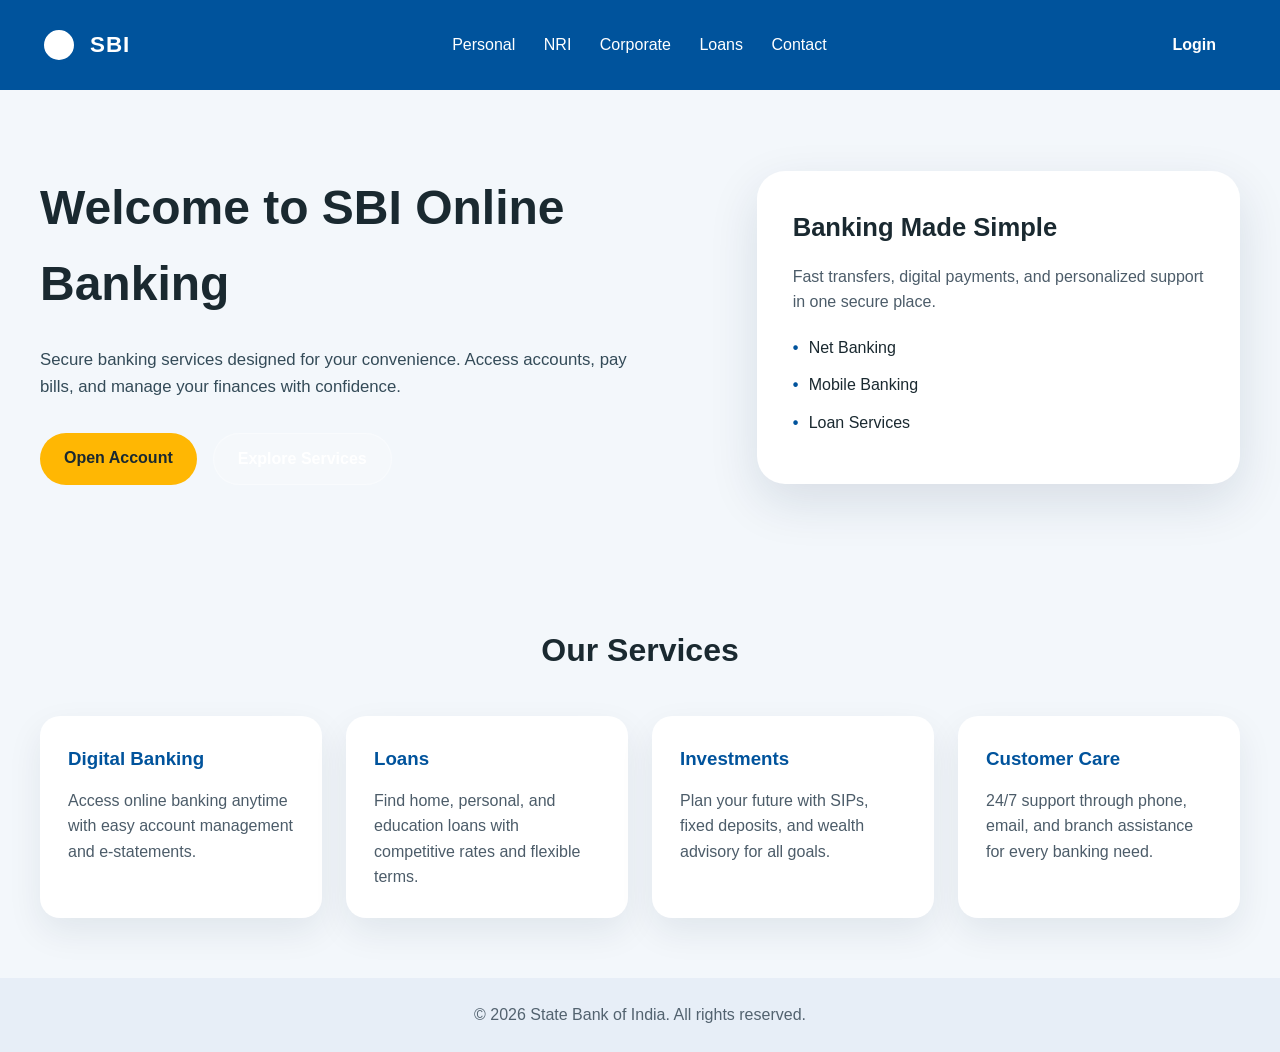
<file: templates/index.html>
<!DOCTYPE html>
<html lang="en">
<head>
    <meta charset="UTF-8" />
    <meta name="viewport" content="width=device-width, initial-scale=1.0" />
    <title>SBI Bank - Home</title>
    <link rel="stylesheet" href="/static/style.css" />
</head>
<body>
    <header class="navbar">
        <div class="logo">
            <div class="circle"></div>
            <span>SBI</span>
        </div>
        <nav class="nav-links">
            <a href="#">Personal</a>
            <a href="#">NRI</a>
            <a href="#">Corporate</a>
            <a href="#">Loans</a>
            <a href="#">Contact</a>
        </nav>
        <a class="button login-btn" href="#">Login</a>
    </header>

    <main>
        <section class="hero">
            <div class="hero-content">
                <h1>Welcome to SBI Online Banking</h1>
                <p>Secure banking services designed for your convenience. Access accounts, pay bills, and manage your finances with confidence.</p>
                <div class="hero-actions">
                    <a class="button primary" href="#">Open Account</a>
                    <a class="button secondary" href="#">Explore Services</a>
                </div>
            </div>
            <div class="hero-image">
                <div class="card">
                    <h2>Banking Made Simple</h2>
                    <p>Fast transfers, digital payments, and personalized support in one secure place.</p>
                    <ul>
                        <li>Net Banking</li>
                        <li>Mobile Banking</li>
                        <li>Loan Services</li>
                    </ul>
                </div>
            </div>
        </section>

        <section class="features" id="features">
            <h2>Our Services</h2>
            <div class="feature-grid">
                <article>
                    <h3>Digital Banking</h3>
                    <p>Access online banking anytime with easy account management and e-statements.</p>
                </article>
                <article>
                    <h3>Loans</h3>
                    <p>Find home, personal, and education loans with competitive rates and flexible terms.</p>
                </article>
                <article>
                    <h3>Investments</h3>
                    <p>Plan your future with SIPs, fixed deposits, and wealth advisory for all goals.</p>
                </article>
                <article>
                    <h3>Customer Care</h3>
                    <p>24/7 support through phone, email, and branch assistance for every banking need.</p>
                </article>
            </div>
        </section>
    </main>

    <footer>
        <p>© 2026 State Bank of India. All rights reserved.</p>
    </footer>

    <script src="/static/script.js"></script>
</body>
</html>
</file>
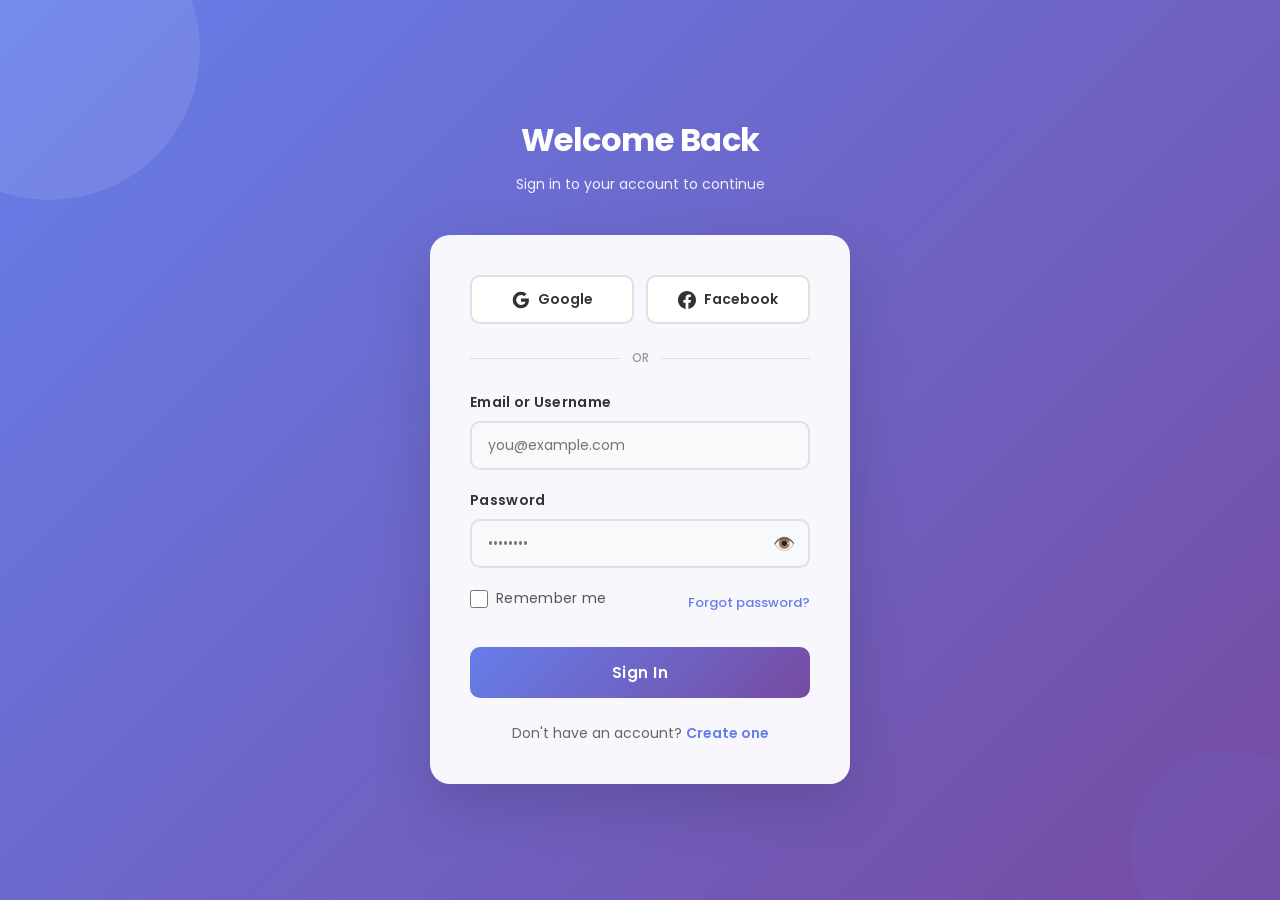
<file: gauri.html>
<!DOCTYPE html>
<html lang="en">
<head>
    <meta charset="UTF-8">
    <meta name="viewport" content="width=device-width, initial-scale=1.0">
    <title>Modern Login - Your App</title>
    <link href="https://fonts.googleapis.com/css2?family=Poppins:wght@300;400;500;600;700&display=swap" rel="stylesheet">
    
    <style>
        * {
            margin: 0;
            padding: 0;
            box-sizing: border-box;
        }

        body {
            font-family: 'Poppins', sans-serif;
            background: linear-gradient(135deg, #667eea 0%, #764ba2 100%);
            min-height: 100vh;
            display: flex;
            justify-content: center;
            align-items: center;
            padding: 20px;
            position: relative;
        }

        /* Animated background elements */
        .background-shapes {
            position: fixed;
            top: 0;
            left: 0;
            width: 100%;
            height: 100%;
            z-index: 0;
            pointer-events: none;
            overflow: hidden;
        }

        .shape {
            position: absolute;
            border-radius: 50%;
            opacity: 0.1;
            animation: float 15s ease-in-out infinite;
        }

        .shape:nth-child(1) {
            width: 300px;
            height: 300px;
            background: #ffffff;
            top: -100px;
            left: -100px;
            animation-delay: 0s;
        }

        .shape:nth-child(2) {
            width: 200px;
            height: 200px;
            background: #667eea;
            bottom: -50px;
            right: -50px;
            animation-delay: 2s;
        }

        @keyframes float {
            0%, 100% {
                transform: translateY(0px);
            }
            50% {
                transform: translateY(30px);
            }
        }

        /* Main container */
        .container {
            position: relative;
            z-index: 1;
            width: 100%;
            max-width: 420px;
        }

        /* Header */
        .login-header {
            text-align: center;
            margin-bottom: 40px;
            color: white;
        }

        .login-header h1 {
            font-size: 32px;
            font-weight: 700;
            margin-bottom: 10px;
            letter-spacing: -0.5px;
        }

        .login-header p {
            font-size: 14px;
            opacity: 0.9;
            font-weight: 400;
        }

        /* Login card */
        .login-card {
            background: rgba(255, 255, 255, 0.95);
            backdrop-filter: blur(10px);
            border-radius: 20px;
            padding: 40px;
            box-shadow: 0 20px 60px rgba(0, 0, 0, 0.15);
            animation: slideUp 0.6s ease-out;
        }

        @keyframes slideUp {
            from {
                opacity: 0;
                transform: translateY(30px);
            }
            to {
                opacity: 1;
                transform: translateY(0);
            }
        }

        /* Form group */
        .form-group {
            margin-bottom: 20px;
        }

        label {
            display: block;
            font-size: 14px;
            font-weight: 600;
            color: #333;
            margin-bottom: 8px;
            letter-spacing: 0.3px;
        }

        /* Input fields */
        .input-wrapper {
            position: relative;
        }

        input[type="email"],
        input[type="text"],
        input[type="password"] {
            width: 100%;
            padding: 12px 16px;
            border: 2px solid #e0e0e0;
            border-radius: 10px;
            font-size: 14px;
            font-family: 'Poppins', sans-serif;
            transition: all 0.3s ease;
            background: #f8f9fa;
        }

        input[type="email"]:focus,
        input[type="text"]:focus,
        input[type="password"]:focus {
            outline: none;
            border-color: #667eea;
            background: white;
            box-shadow: 0 0 0 3px rgba(102, 126, 234, 0.1);
        }

        /* Password toggle button */
        .password-toggle {
            position: absolute;
            right: 14px;
            top: 50%;
            transform: translateY(-50%);
            background: none;
            border: none;
            cursor: pointer;
            color: #999;
            font-size: 18px;
            transition: color 0.3s ease;
            padding: 0;
            width: 24px;
            height: 24px;
            display: flex;
            align-items: center;
            justify-content: center;
        }

        .password-toggle:hover {
            color: #667eea;
        }

        /* Error message */
        .error-message {
            color: #e74c3c;
            font-size: 12px;
            margin-top: 5px;
            display: none;
            animation: shake 0.3s ease;
        }

        .error-message.show {
            display: block;
        }

        input.error {
            border-color: #e74c3c !important;
        }

        @keyframes shake {
            0%, 100% {
                transform: translateX(0);
            }
            25% {
                transform: translateX(-5px);
            }
            75% {
                transform: translateX(5px);
            }
        }

        /* Remember me & Forgot password row */
        .form-row {
            display: flex;
            justify-content: space-between;
            align-items: center;
            margin: 20px 0 30px 0;
            font-size: 13px;
        }

        /* Checkbox styling */
        .checkbox-wrapper {
            display: flex;
            align-items: center;
            gap: 8px;
            cursor: pointer;
        }

        input[type="checkbox"] {
            width: 18px;
            height: 18px;
            cursor: pointer;
            accent-color: #667eea;
        }

        .checkbox-label {
            margin: 0;
            font-weight: 400;
            color: #555;
            cursor: pointer;
        }

        /* Links */
        a {
            color: #667eea;
            text-decoration: none;
            font-weight: 500;
            transition: color 0.3s ease;
        }

        a:hover {
            color: #764ba2;
            text-decoration: underline;
        }

        /* Login button */
        .login-btn {
            width: 100%;
            padding: 14px;
            border: none;
            border-radius: 10px;
            font-size: 15px;
            font-weight: 600;
            font-family: 'Poppins', sans-serif;
            background: linear-gradient(135deg, #667eea 0%, #764ba2 100%);
            color: white;
            cursor: pointer;
            transition: all 0.3s ease;
            position: relative;
            overflow: hidden;
            letter-spacing: 0.5px;
        }

        .login-btn:hover:not(:disabled) {
            transform: translateY(-2px);
            box-shadow: 0 10px 25px rgba(102, 126, 234, 0.4);
        }

        .login-btn:active:not(:disabled) {
            transform: translateY(0);
        }

        .login-btn:disabled {
            opacity: 0.7;
            cursor: not-allowed;
        }

        /* Loading spinner */
        .spinner {
            width: 16px;
            height: 16px;
            border: 2px solid rgba(255, 255, 255, 0.3);
            border-top: 2px solid white;
            border-radius: 50%;
            animation: spin 0.8s linear infinite;
            display: none;
            margin-right: 8px;
        }

        .login-btn.loading .spinner {
            display: inline-block;
        }

        .login-btn.loading .btn-text {
            opacity: 0;
            width: 0;
        }

        @keyframes spin {
            to {
                transform: rotate(360deg);
            }
        }

        /* Divider */
        .divider {
            display: flex;
            align-items: center;
            margin: 25px 0;
            color: #ccc;
        }

        .divider::before,
        .divider::after {
            content: '';
            flex: 1;
            height: 1px;
            background: #e0e0e0;
        }

        .divider-text {
            padding: 0 12px;
            font-size: 12px;
            color: #999;
            font-weight: 500;
        }

        /* Social login buttons */
        .social-login {
            display: grid;
            grid-template-columns: 1fr 1fr;
            gap: 12px;
            margin-bottom: 25px;
        }

        .social-btn {
            display: flex;
            align-items: center;
            justify-content: center;
            padding: 12px;
            border: 2px solid #e0e0e0;
            border-radius: 10px;
            background: white;
            cursor: pointer;
            font-size: 14px;
            font-weight: 600;
            font-family: 'Poppins', sans-serif;
            transition: all 0.3s ease;
            color: #333;
            gap: 8px;
        }

        .social-btn:hover {
            border-color: #667eea;
            background: #f8f9fa;
            transform: translateY(-2px);
        }

        .social-btn svg {
            width: 18px;
            height: 18px;
        }

        /* Sign up link */
        .signup-link {
            text-align: center;
            margin-top: 25px;
            font-size: 14px;
            color: #666;
        }

        .signup-link a {
            font-weight: 600;
        }

        /* Responsive */
        @media (max-width: 480px) {
            .login-card {
                padding: 30px 20px;
            }

            .login-header h1 {
                font-size: 26px;
            }

            input[type="email"],
            input[type="text"],
            input[type="password"] {
                padding: 11px 14px;
                font-size: 16px;
            }

            .form-row {
                flex-direction: column;
                align-items: flex-start;
                gap: 12px;
            }

            .social-login {
                grid-template-columns: 1fr;
            }

            .shape:nth-child(1) {
                width: 150px;
                height: 150px;
            }

            .shape:nth-child(2) {
                width: 120px;
                height: 120px;
            }
        }

        /* Success state */
        .success-message {
            display: none;
            background: #d4edda;
            border: 1px solid #c3e6cb;
            color: #155724;
            padding: 12px;
            border-radius: 8px;
            margin-bottom: 15px;
            font-size: 13px;
        }

        .success-message.show {
            display: block;
            animation: slideDown 0.3s ease;
        }

        @keyframes slideDown {
            from {
                opacity: 0;
                transform: translateY(-10px);
            }
            to {
                opacity: 1;
                transform: translateY(0);
            }
        }
    </style>
</head>
<body>
    <!-- Animated background -->
    <div class="background-shapes">
        <div class="shape"></div>
        <div class="shape"></div>
    </div>

    <!-- Main container -->
    <div class="container">
        <!-- Header -->
        <div class="login-header">
            <h1>Welcome Back</h1>
            <p>Sign in to your account to continue</p>
        </div>

        <!-- Login card -->
        <div class="login-card">
            <!-- Success message -->
            <div class="success-message" id="successMessage">
                ✓ Login successful! Redirecting...
            </div>

            <!-- Social login -->
            <div class="social-login">
                <button class="social-btn" onclick="handleSocialLogin('google')">
                    <svg viewBox="0 0 24 24" fill="currentColor">
                        <path d="M22.56 12.25c0-.78-.07-1.53-.2-2.25H12v4.26h5.92c-.26 1.37-1.04 2.53-2.21 3.31v2.77h3.57c2.08-1.92 3.28-4.74 3.28-8.09z"/>
                        <path d="M12 23c2.97 0 5.46-.98 7.28-2.66l-3.57-2.77c-.98.66-2.23 1.06-3.71 1.06-2.86 0-5.29-1.93-6.16-4.53H2.18v2.84C3.99 20.53 7.7 23 12 23z"/>
                        <path d="M5.84 14.09c-.22-.66-.35-1.36-.35-2.09s.13-1.43.35-2.09V7.07H2.18C1.43 8.55 1 10.22 1 12s.43 3.45 1.18 4.93l2.85-2.22.81-.62z"/>
                        <path d="M12 5.38c1.62 0 3.06.56 4.21 1.64l3.15-3.15C17.45 2.09 14.97 1 12 1 7.7 1 3.99 3.47 2.18 7.07l3.66 2.84c.87-2.6 3.3-4.53 6.16-4.53z"/>
                    </svg>
                    Google
                </button>
                <button class="social-btn" onclick="handleSocialLogin('facebook')">
                    <svg viewBox="0 0 24 24" fill="currentColor">
                        <path d="M24 12.073c0-6.627-5.373-12-12-12s-12 5.373-12 12c0 5.99 4.388 10.954 10.125 11.854v-8.385H7.078v-3.47h3.047V9.43c0-3.007 1.792-4.669 4.533-4.669 1.312 0 2.686.235 2.686.235v2.953H15.83c-1.491 0-1.956.925-1.956 1.874v2.25h3.328l-.532 3.47h-2.796v8.385C19.612 23.027 24 18.062 24 12.073z"/>
                    </svg>
                    Facebook
                </button>
            </div>

            <div class="divider">
                <div class="divider-text">OR</div>
            </div>

            <!-- Login form -->
            <form id="loginForm" onsubmit="handleLogin(event)">
                <!-- Email field -->
                <div class="form-group">
                    <label for="email">Email or Username</label>
                    <input type="email" id="email" placeholder="you@example.com" required>
                    <div class="error-message" id="emailError"></div>
                </div>

                <!-- Password field -->
                <div class="form-group">
                    <label for="password">Password</label>
                    <div class="input-wrapper">
                        <input type="password" id="password" placeholder="••••••••" required>
                        <button type="button" class="password-toggle" onclick="togglePassword()">
                            <span id="toggleIcon">👁️</span>
                        </button>
                    </div>
                    <div class="error-message" id="passwordError"></div>
                </div>

                <!-- Remember me & Forgot password -->
                <div class="form-row">
                    <label class="checkbox-wrapper">
                        <input type="checkbox" id="rememberMe">
                        <span class="checkbox-label">Remember me</span>
                    </label>
                    <a href="#" onclick="handleForgotPassword(event)">Forgot password?</a>
                </div>

                <!-- Login button -->
                <button type="submit" class="login-btn" id="loginBtn">
                    <span class="spinner"></span>
                    <span class="btn-text">Sign In</span>
                </button>
            </form>

            <!-- Sign up link -->
            <div class="signup-link">
                Don't have an account? <a href="#" onclick="handleSignUp(event)">Create one</a>
            </div>
        </div>
    </div>

    <script>
        // ============================================
        // Password visibility toggle
        // ============================================
        function togglePassword() {
            const passwordInput = document.getElementById('password');
            const toggleIcon = document.getElementById('toggleIcon');

            if (passwordInput.type === 'password') {
                passwordInput.type = 'text';
                toggleIcon.textContent = '👁️‍🗨️';
            } else {
                passwordInput.type = 'password';
                toggleIcon.textContent = '👁️';
            }
        }

        // ============================================
        // Form validation
        // ============================================
        function validateEmail(email) {
            const emailRegex = /^[^\s@]+@[^\s@]+\.[^\s@]+$|^[a-zA-Z0-9_]{3,}$/;
            return emailRegex.test(email);
        }

        function validatePassword(password) {
            return password.length >= 6;
        }

        function clearError(fieldId) {
            const input = document.getElementById(fieldId);
            const errorElement = document.getElementById(fieldId + 'Error');

            input.classList.remove('error');
            errorElement.classList.remove('show');
            errorElement.textContent = '';
        }

        function showError(fieldId, message) {
            const input = document.getElementById(fieldId);
            const errorElement = document.getElementById(fieldId + 'Error');

            input.classList.add('error');
            errorElement.classList.add('show');
            errorElement.textContent = message;
        }

        // ============================================
        // Main login handler
        // ============================================
        function handleLogin(event) {
            event.preventDefault();

            const email = document.getElementById('email').value.trim();
            const password = document.getElementById('password').value;
            const loginBtn = document.getElementById('loginBtn');
            let isValid = true;

            // Clear previous errors
            clearError('email');
            clearError('password');

            // Validate email
            if (!email) {
                showError('email', 'Email or username is required');
                isValid = false;
            } else if (!validateEmail(email)) {
                showError('email', 'Please enter a valid email or username');
                isValid = false;
            }

            // Validate password
            if (!password) {
                showError('password', 'Password is required');
                isValid = false;
            } else if (!validatePassword(password)) {
                showError('password', 'Password must be at least 6 characters');
                isValid = false;
            }

            // If validation passes, show loading state
            if (isValid) {
                loginBtn.disabled = true;
                loginBtn.classList.add('loading');

                // Simulate API call
                setTimeout(() => {
                    // Check if "Remember me" is checked
                    const rememberMe = document.getElementById('rememberMe').checked;
                    if (rememberMe) {
                        localStorage.setItem('rememberMe', 'true');
                        localStorage.setItem('savedEmail', email);
                    }

                    // Show success message
                    showSuccessMessage();

                    // Reset button
                    loginBtn.disabled = false;
                    loginBtn.classList.remove('loading');

                    // Simulate redirect after 2 seconds
                    setTimeout(() => {
                        alert(`Login successful!\nEmail: ${email}\nRemember me: ${rememberMe ? 'Yes' : 'No'}`);
                        document.getElementById('loginForm').reset();
                        document.getElementById('password').type = 'password';
                        document.getElementById('toggleIcon').textContent = '👁️';
                    }, 2000);
                }, 2000);
            }
        }

        // ============================================
        // Show success message
        // ============================================
        function showSuccessMessage() {
            const successMessage = document.getElementById('successMessage');
            successMessage.classList.add('show');

            setTimeout(() => {
                successMessage.classList.remove('show');
            }, 4000);
        }

        // ============================================
        // Social login handlers
        // ============================================
        function handleSocialLogin(provider) {
            alert(`Redirecting to ${provider.charAt(0).toUpperCase() + provider.slice(1)} login...\n\nIn a real app, this would redirect to OAuth provider.`);
        }

        // ============================================
        // Forgot password handler
        // ============================================
        function handleForgotPassword(event) {
            event.preventDefault();
            const email = document.getElementById('email').value.trim();

            if (!email) {
                alert('Please enter your email address first.');
                return;
            }

            alert(`Password reset link sent to: ${email}\n\nCheck your email for instructions.`);
        }

        // ============================================
        // Sign up handler
        // ============================================
        function handleSignUp(event) {
            event.preventDefault();
            alert('Redirecting to sign up page...\n\nIn a real app, this would navigate to the registration page.');
        }

        // ============================================
        // Load remembered email on page load
        // ============================================
        window.addEventListener('DOMContentLoaded', () => {
            const rememberMe = localStorage.getItem('rememberMe');
            const savedEmail = localStorage.getItem('savedEmail');

            if (rememberMe === 'true' && savedEmail) {
                document.getElementById('email').value = savedEmail;
                document.getElementById('rememberMe').checked = true;
            }

            // Add real-time validation
            const emailInput = document.getElementById('email');
            const passwordInput = document.getElementById('password');

            emailInput.addEventListener('blur', () => {
                if (emailInput.value.trim() && !validateEmail(emailInput.value)) {
                    showError('email', 'Invalid email or username format');
                } else {
                    clearError('email');
                }
            });

            passwordInput.addEventListener('blur', () => {
                if (passwordInput.value && !validatePassword(passwordInput.value)) {
                    showError('password', 'Password must be at least 6 characters');
                } else {
                    clearError('password');
                }
            });

            // Clear error on focus
            emailInput.addEventListener('focus', () => clearError('email'));
            passwordInput.addEventListener('focus', () => clearError('password'));
        });
    </script>
</body>
</html>
</file>
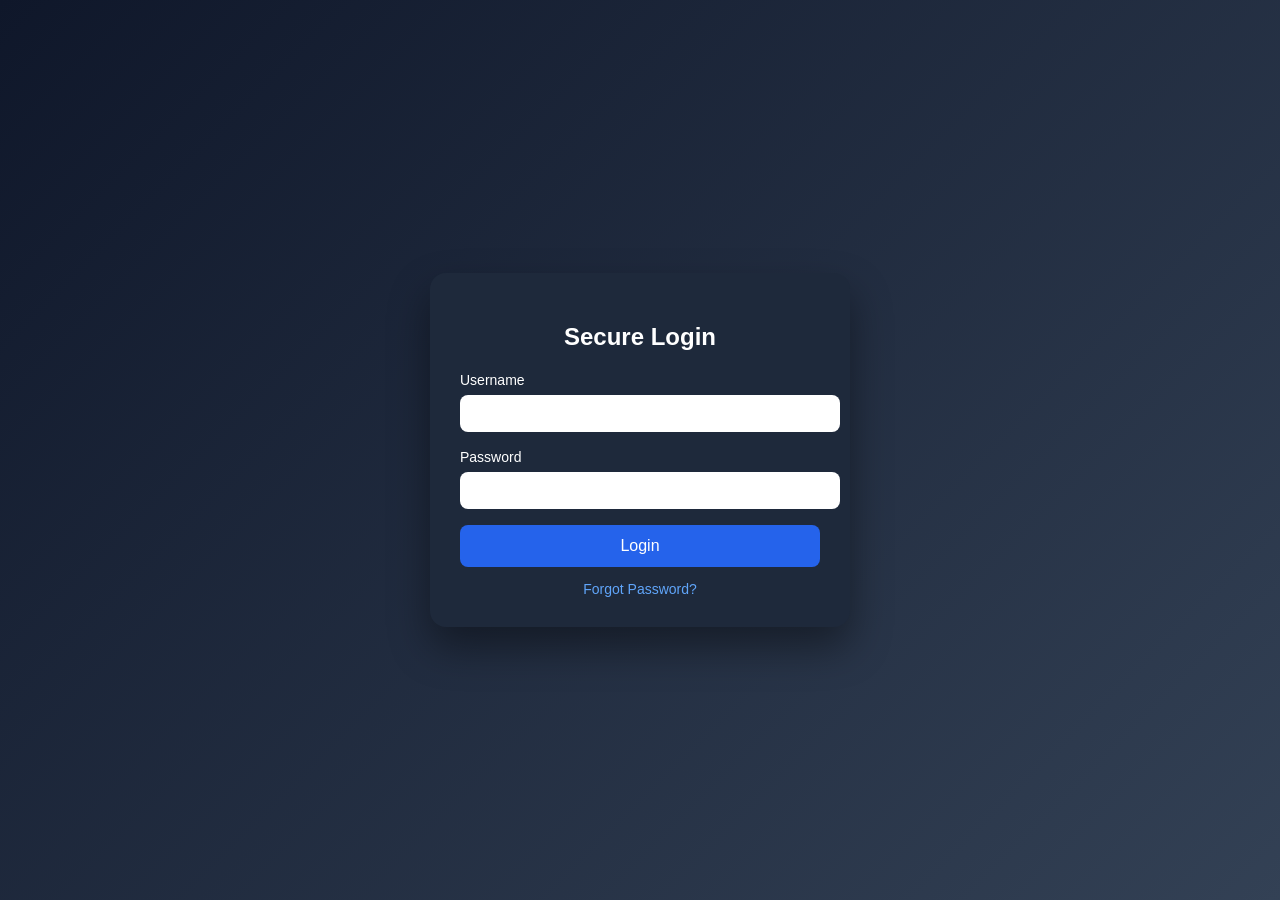
<file: login.html>
<!DOCTYPE html>
<html lang="en">
<head>
<meta charset="UTF-8">
<title>Secure Login System</title>
<meta name="viewport" content="width=device-width, initial-scale=1.0">

<style>
    body {
        font-family: 'Segoe UI', sans-serif;
        background: linear-gradient(135deg, #0f172a, #334155);
        height: 100vh;
        display: flex;
        align-items: center;
        justify-content: center;
        margin: 0;
        color: white;
    }

    .card {
        background: #1e293b;
        width: 360px;
        padding: 30px;
        border-radius: 16px;
        box-shadow: 0 20px 40px rgba(0,0,0,0.4);
        animation: fadeIn 0.6s ease;
    }

    @keyframes fadeIn {
        from { opacity: 0; transform: translateY(20px); }
        to { opacity: 1; transform: translateY(0); }
    }

    h2 {
        text-align: center;
        margin-bottom: 20px;
    }

    label {
        font-size: 14px;
    }

    input {
        width: 100%;
        padding: 10px;
        margin-top: 6px;
        margin-bottom: 16px;
        border-radius: 8px;
        border: none;
        outline: none;
        font-size: 15px;
    }

    button {
        width: 100%;
        padding: 12px;
        border: none;
        border-radius: 8px;
        background: #2563eb;
        color: white;
        font-size: 16px;
        cursor: pointer;
    }

    button:hover {
        background: #1d4ed8;
    }

    .link {
        text-align: center;
        margin-top: 14px;
        font-size: 14px;
        color: #60a5fa;
        cursor: pointer;
    }

    .error {
        color: #f87171;
        font-size: 14px;
        text-align: center;
        margin-bottom: 10px;
    }

    .success {
        color: #34d399;
        font-size: 18px;
        text-align: center;
    }
</style>
</head>

<body>

<div class="card" id="loginCard">
    <h2>Secure Login</h2>

    <div class="error" id="loginError"></div>

    <label>Username</label>
    <input type="text" id="username">

    <label>Password</label>
    <input type="password" id="password">

    <button onclick="login()">Login</button>

    <div class="link" onclick="showForgot()">Forgot Password?</div>
</div>

<div class="card" id="forgotCard" style="display:none;">
    <h2>Reset Password</h2>

    <div class="error" id="resetError"></div>

    <label>New Password</label>
    <input type="password" id="newPassword" placeholder="Min 8 chars, 1 uppercase, 1 number">

    <button onclick="resetPassword()">Change Password</button>

    <div class="link" onclick="showLogin()">Back to Login</div>
</div>

<div class="card" id="welcomeCard" style="display:none;">
    <h2>Welcome</h2>
    <p class="success">Hello, <span id="welcomeUser"></span> 👋</p>
    <br>
    <button onclick="logout()">Logout</button>
</div>

<script>
    // Demo stored password
    let storedPassword = "Password123";

    function login() {
        const user = document.getElementById("username").value.trim();
        const pass = document.getElementById("password").value;

        if (user === "" || pass === "") {
            document.getElementById("loginError").innerText = "All fields are required";
            return;
        }

        if (pass === storedPassword) {
            document.getElementById("welcomeUser").innerText = user;
            document.getElementById("loginCard").style.display = "none";
            document.getElementById("welcomeCard").style.display = "block";
        } else {
            document.getElementById("loginError").innerText = "Invalid credentials";
        }
    }

    function showForgot() {
        document.getElementById("loginCard").style.display = "none";
        document.getElementById("forgotCard").style.display = "block";
        document.getElementById("loginError").innerText = "";
    }

    function showLogin() {
        document.getElementById("forgotCard").style.display = "none";
        document.getElementById("loginCard").style.display = "block";
        document.getElementById("resetError").innerText = "";
    }

    function resetPassword() {
        const newPass = document.getElementById("newPassword").value;

        const strong =
            newPass.length >= 8 &&
            /[A-Z]/.test(newPass) &&
            /[0-9]/.test(newPass);

        if (!strong) {
            document.getElementById("resetError").innerText =
                "Password must contain 8+ chars, 1 uppercase and 1 number";
            return;
        }

        storedPassword = newPass;
        alert("Password changed successfully!");
        showLogin();
    }

    function logout() {
        document.getElementById("welcomeCard").style.display = "none";
        document.getElementById("loginCard").style.display = "block";
        document.getElementById("password").value = "";
    }
</script>

</body>
</html>
</file>
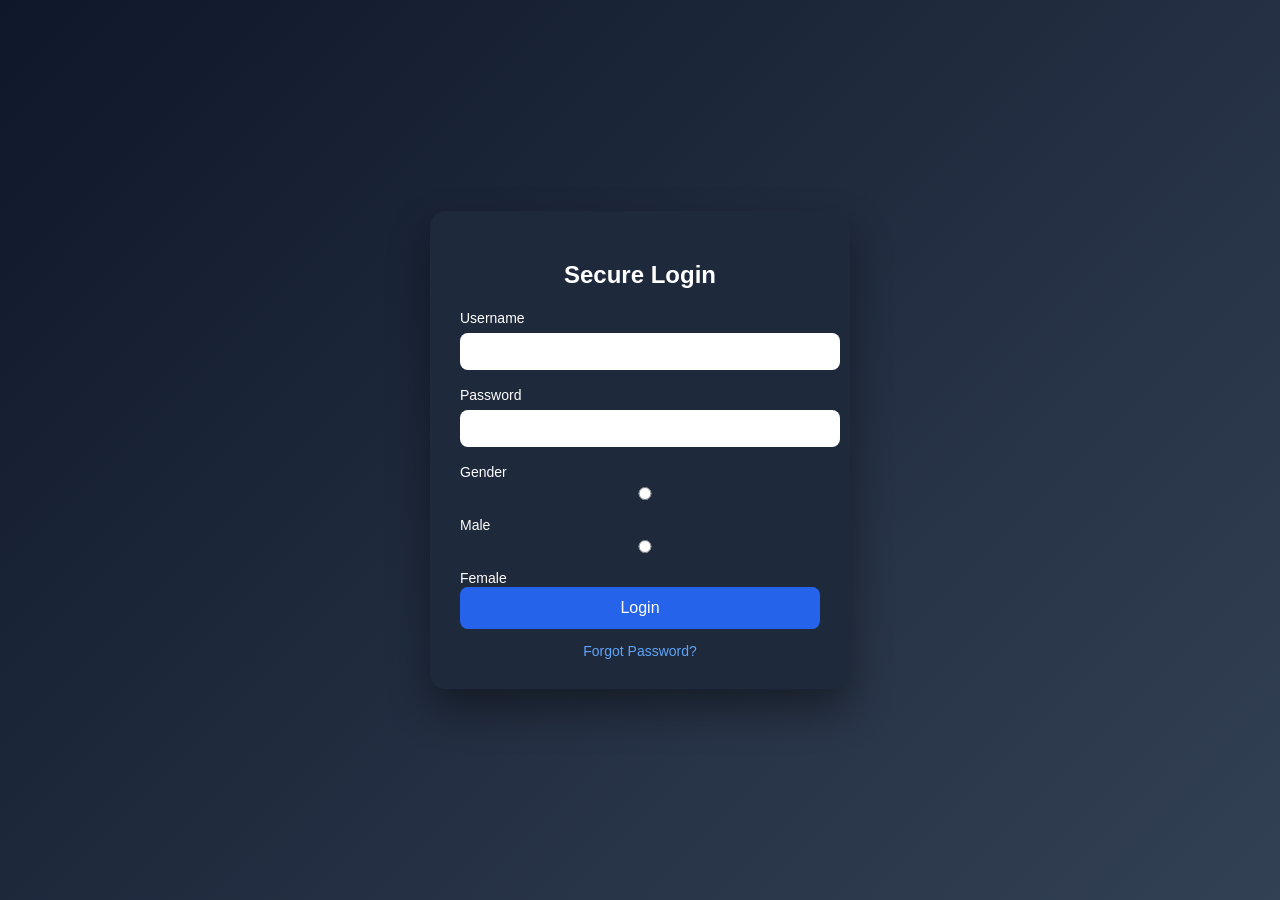
<file: Login.html>
<!DOCTYPE html>
<html lang="en">
<head>
<meta charset="UTF-8">
<title>Secure Login System</title>
<meta name="viewport" content="width=device-width, initial-scale=1.0">

<style>
    body {
        font-family: 'Segoe UI', sans-serif;
        background: linear-gradient(135deg, #0f172a, #334155);
        height: 100vh;
        display: flex;
        align-items: center;
        justify-content: center;
        margin: 0;
        color: white;
    }

    .card {
        background: #1e293b;
        width: 360px;
        padding: 30px;
        border-radius: 16px;
        box-shadow: 0 20px 40px rgba(0,0,0,0.4);
        animation: fadeIn 0.6s ease;
    }

    @keyframes fadeIn {
        from { opacity: 0; transform: translateY(20px); }
        to { opacity: 1; transform: translateY(0); }
    }

    h2 {
        text-align: center;
        margin-bottom: 20px;
    }

    label {
        font-size: 14px;
    }

    input {
        width: 100%;
        padding: 10px;
        margin-top: 6px;
        margin-bottom: 16px;
        border-radius: 8px;
        border: none;
        outline: none;
        font-size: 15px;
    }

    button {
        width: 100%;
        padding: 12px;
        border: none;
        border-radius: 8px;
        background: #2563eb;
        color: white;
        font-size: 16px;
        cursor: pointer;
    }

    button:hover {
        background: #1d4ed8;
    }

    .link {
        text-align: center;
        margin-top: 14px;
        font-size: 14px;
        color: #60a5fa;
        cursor: pointer;
    }

    .error {
        color: #f87171;
        font-size: 14px;
        text-align: center;
        margin-bottom: 10px;
    }

    .success {
        color: #34d399;
        font-size: 18px;
        text-align: center;
    }
</style>
</head>

<body>

<div class="card" id="loginCard">
    <h2>Secure Login</h2>

    <div class="error" id="loginError"></div>

    <label>Username</label>
    <input type="text" id="username">

    <label>Password</label>
    <input type="password" id="password">

    <label>Gender</label>
    <input type="radio" id="male" name="gender" value="male">
    <label for="male">Male</label>
    <input type="radio" id="female" name="gender" value="female">
    <label for="female">Female</label>

    <button onclick="login()">Login</button>

    <div class="link" onclick="showForgot()">Forgot Password?</div>
</div>

<div class="card" id="forgotCard" style="display:none;">
    <h2>Reset Password</h2>

    <div class="error" id="resetError"></div>

    <label>New Password</label>
    <input type="password" id="newPassword" placeholder="Min 8 chars, 1 uppercase, 1 number">

    <button onclick="resetPassword()">Change Password</button>

    <div class="link" onclick="showLogin()">Back to Login</div>
</div>

<div class="card" id="welcomeCard" style="display:none;">
    <h2>Welcome</h2>
    <p class="success">Hello, <span id="welcomeUser"></span> 👋</p>
    <br>
    <button onclick="logout()">Logout</button>
</div>

<script>
    // Demo stored password
    let storedPassword = "Password123";

    function login() {
        const user = document.getElementById("username").value.trim();
        const pass = document.getElementById("password").value;
        const gender = document.querySelector('input[name="gender"]:checked');

        if (user === "" || pass === "" || !gender) {
            document.getElementById("loginError").innerText = "All fields are required";
            return;
        }

        if (pass === storedPassword) {
            document.getElementById("welcomeUser").innerText = user;
            document.getElementById("loginCard").style.display = "none";
            document.getElementById("welcomeCard").style.display = "block";
        } else {
            document.getElementById("loginError").innerText = "Invalid credentials";
        }
    }

    function showForgot() {
        document.getElementById("loginCard").style.display = "none";
        document.getElementById("forgotCard").style.display = "block";
        document.getElementById("loginError").innerText = "";
    }

    function showLogin() {
        document.getElementById("forgotCard").style.display = "none";
        document.getElementById("loginCard").style.display = "block";
        document.getElementById("resetError").innerText = "";
    }

    function resetPassword() {
        const newPass = document.getElementById("newPassword").value;

        const strong =
            newPass.length >= 8 &&
            /[A-Z]/.test(newPass) &&
            /[0-9]/.test(newPass);

        if (!strong) {
            document.getElementById("resetError").innerText =
                "Password must contain 8+ chars, 1 uppercase and 1 number";
            return;
        }

        storedPassword = newPass;
        alert("Password changed successfully!");
        showLogin();
    }

    function logout() {
        document.getElementById("welcomeCard").style.display = "none";
        document.getElementById("loginCard").style.display = "block";
        document.getElementById("password").value = "";
        document.querySelectorAll('input[name="gender"]').forEach(radio => radio.checked = false);
    }
</script>

</body>
</html>
</file>
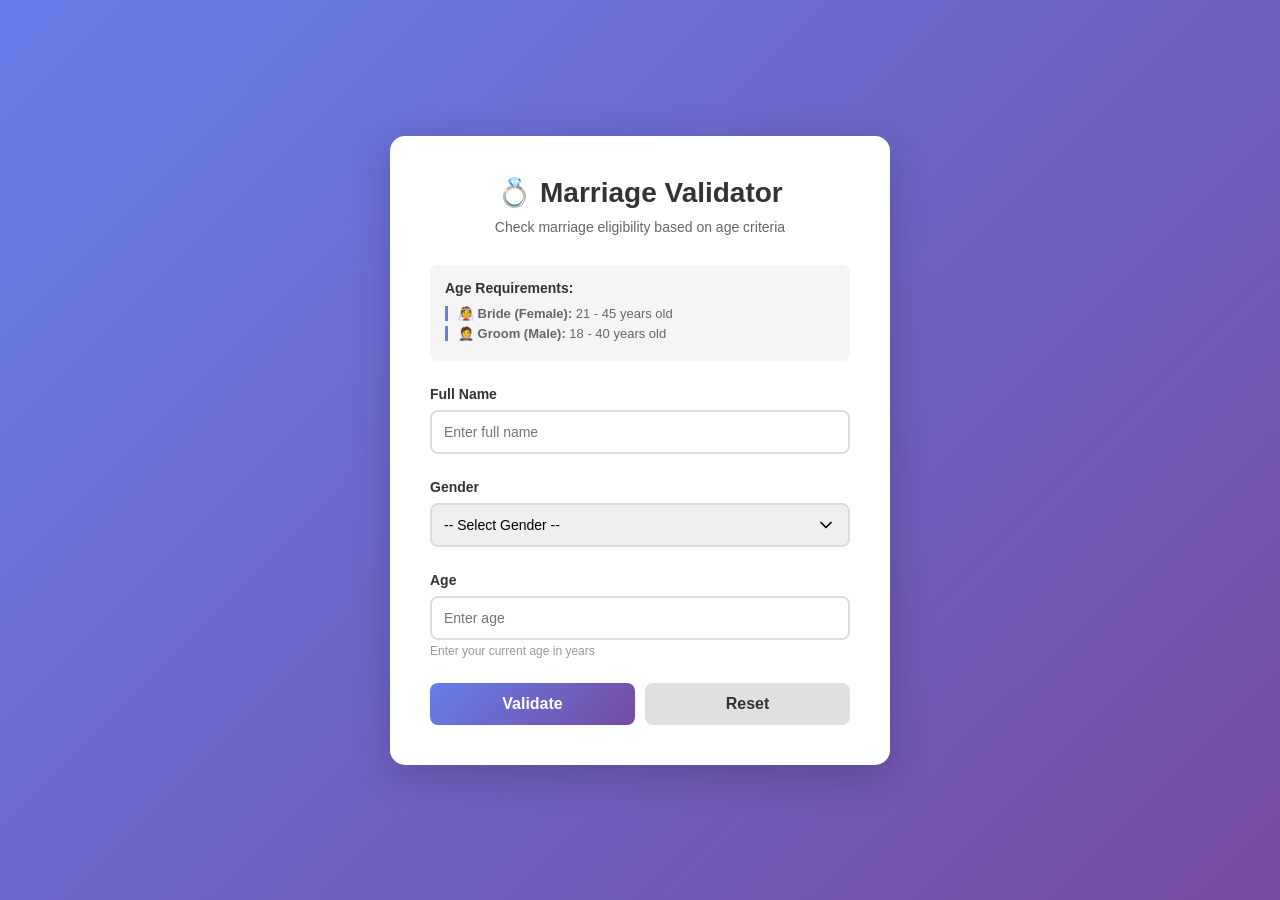
<file: marriage_validator.html>
<!DOCTYPE html>
<html lang="en">
<head>
    <meta charset="UTF-8">
    <meta name="viewport" content="width=device-width, initial-scale=1.0">
    <title>Marriage Validator</title>
    <style>
        * {
            margin: 0;
            padding: 0;
            box-sizing: border-box;
        }

        body {
            font-family: 'Segoe UI', Tahoma, Geneva, Verdana, sans-serif;
            background: linear-gradient(135deg, #667eea 0%, #764ba2 100%);
            min-height: 100vh;
            display: flex;
            justify-content: center;
            align-items: center;
            padding: 20px;
        }

        .container {
            background: white;
            border-radius: 15px;
            box-shadow: 0 10px 40px rgba(0, 0, 0, 0.2);
            padding: 40px;
            max-width: 500px;
            width: 100%;
        }

        h1 {
            text-align: center;
            color: #333;
            margin-bottom: 10px;
            font-size: 28px;
        }

        .subtitle {
            text-align: center;
            color: #666;
            margin-bottom: 30px;
            font-size: 14px;
        }

        .form-group {
            margin-bottom: 25px;
        }

        label {
            display: block;
            margin-bottom: 8px;
            font-weight: 600;
            color: #333;
            font-size: 14px;
        }

        .input-wrapper {
            display: flex;
            gap: 10px;
            align-items: flex-end;
        }

        input[type="text"],
        input[type="number"],
        select {
            width: 100%;
            padding: 12px;
            border: 2px solid #ddd;
            border-radius: 8px;
            font-size: 14px;
            transition: border-color 0.3s;
        }

        input[type="text"]:focus,
        input[type="number"]:focus,
        select:focus {
            outline: none;
            border-color: #667eea;
            box-shadow: 0 0 5px rgba(102, 126, 234, 0.3);
        }

        select {
            cursor: pointer;
            appearance: none;
            background-image: url("data:image/svg+xml;charset=UTF-8,%3csvg xmlns='http://www.w3.org/2000/svg' viewBox='0 0 24 24' fill='none' stroke='currentColor' stroke-width='2' stroke-linecap='round' stroke-linejoin='round'%3e%3cpolyline points='6 9 12 15 18 9'%3e%3c/polyline%3e%3c/svg%3e");
            background-repeat: no-repeat;
            background-position: right 12px center;
            background-size: 20px;
            padding-right: 35px;
        }

        .criteria {
            background: #f5f5f5;
            padding: 15px;
            border-radius: 8px;
            margin-bottom: 25px;
            font-size: 13px;
            color: #666;
        }

        .criteria h3 {
            color: #333;
            font-size: 14px;
            margin-bottom: 10px;
        }

        .criteria p {
            margin: 5px 0;
            padding-left: 10px;
            border-left: 3px solid #667eea;
        }

        .button-group {
            display: flex;
            gap: 10px;
        }

        button {
            flex: 1;
            padding: 12px 20px;
            font-size: 16px;
            font-weight: 600;
            border: none;
            border-radius: 8px;
            cursor: pointer;
            transition: all 0.3s;
        }

        .btn-validate {
            background: linear-gradient(135deg, #667eea 0%, #764ba2 100%);
            color: white;
        }

        .btn-validate:hover {
            transform: translateY(-2px);
            box-shadow: 0 5px 15px rgba(102, 126, 234, 0.4);
        }

        .btn-reset {
            background: #e0e0e0;
            color: #333;
        }

        .btn-reset:hover {
            background: #d0d0d0;
        }

        .result {
            margin-top: 25px;
            padding: 15px;
            border-radius: 8px;
            display: none;
            font-size: 15px;
            font-weight: 600;
        }

        .result.show {
            display: block;
        }

        .result.eligible {
            background: #d4edda;
            border: 2px solid #28a745;
            color: #155724;
        }

        .result.not-eligible {
            background: #f8d7da;
            border: 2px solid #dc3545;
            color: #721c24;
        }

        .result-icon {
            font-size: 24px;
            margin-right: 8px;
        }

        .result-details {
            margin-top: 10px;
            font-size: 13px;
            font-weight: 400;
        }

        .error {
            color: #dc3545;
            font-size: 13px;
            margin-top: 5px;
            display: none;
        }

        .error.show {
            display: block;
        }

        .age-info {
            font-size: 12px;
            color: #999;
            margin-top: 4px;
        }
    </style>
</head>
<body>
    <div class="container">
        <h1>💍 Marriage Validator</h1>
        <p class="subtitle">Check marriage eligibility based on age criteria</p>

        <div class="criteria">
            <h3>Age Requirements:</h3>
            <p><strong>👰 Bride (Female):</strong> 21 - 45 years old</p>
            <p><strong>🤵 Groom (Male):</strong> 18 - 40 years old</p>
        </div>

        <form id="validationForm">
            <div class="form-group">
                <label for="name">Full Name</label>
                <input type="text" id="name" placeholder="Enter full name" required>
                <span class="error" id="nameError"></span>
            </div>

            <div class="form-group">
                <label for="gender">Gender</label>
                <select id="gender" required>
                    <option value="">-- Select Gender --</option>
                    <option value="female">Female (Bride)</option>
                    <option value="male">Male (Groom)</option>
                </select>
                <span class="error" id="genderError"></span>
            </div>

            <div class="form-group">
                <label for="age">Age</label>
                <input type="number" id="age" placeholder="Enter age" min="1" max="150" required>
                <div class="age-info">Enter your current age in years</div>
                <span class="error" id="ageError"></span>
            </div>

            <div class="button-group">
                <button type="submit" class="btn-validate">Validate</button>
                <button type="reset" class="btn-reset">Reset</button>
            </div>

            <div id="result" class="result">
                <span class="result-icon" id="resultIcon"></span>
                <span id="resultMessage"></span>
                <div class="result-details" id="resultDetails"></div>
            </div>
        </form>
    </div>

    <script>
        // Age requirements
        const requirements = {
            female: { min: 21, max: 45, title: 'Bride' },
            male: { min: 18, max: 40, title: 'Groom' }
        };

        const form = document.getElementById('validationForm');
        const nameInput = document.getElementById('name');
        const genderSelect = document.getElementById('gender');
        const ageInput = document.getElementById('age');
        const resultDiv = document.getElementById('result');
        const resultIcon = document.getElementById('resultIcon');
        const resultMessage = document.getElementById('resultMessage');
        const resultDetails = document.getElementById('resultDetails');

        form.addEventListener('submit', function(e) {
            e.preventDefault();
            validateMarriage();
        });

        form.addEventListener('reset', function() {
            clearErrors();
            resultDiv.classList.remove('show', 'eligible', 'not-eligible');
        });

        function clearErrors() {
            document.getElementById('nameError').textContent = '';
            document.getElementById('nameError').classList.remove('show');
            document.getElementById('genderError').textContent = '';
            document.getElementById('genderError').classList.remove('show');
            document.getElementById('ageError').textContent = '';
            document.getElementById('ageError').classList.remove('show');
        }

        function validateMarriage() {
            clearErrors();
            let isValid = true;

            // Validate name
            if (!nameInput.value.trim()) {
                showError('nameError', 'Please enter a name');
                isValid = false;
            } else if (nameInput.value.trim().length < 2) {
                showError('nameError', 'Name must be at least 2 characters');
                isValid = false;
            }

            // Validate gender
            if (!genderSelect.value) {
                showError('genderError', 'Please select a gender');
                isValid = false;
            }

            // Validate age
            const age = parseInt(ageInput.value);
            if (!ageInput.value || isNaN(age)) {
                showError('ageError', 'Please enter a valid age');
                isValid = false;
            } else if (age < 1 || age > 150) {
                showError('ageError', 'Please enter a valid age between 1 and 150');
                isValid = false;
            }

            if (!isValid) {
                resultDiv.classList.remove('show');
                return;
            }

            // Check eligibility
            const gender = genderSelect.value;
            const requirement = requirements[gender];
            const isEligible = age >= requirement.min && age <= requirement.max;

            displayResult(isEligible, nameInput.value, age, requirement, gender);
        }

        function showError(elementId, message) {
            const errorElement = document.getElementById(elementId);
            errorElement.textContent = message;
            errorElement.classList.add('show');
        }

        function displayResult(isEligible, name, age, requirement, gender) {
            resultDiv.classList.add('show');

            if (isEligible) {
                resultDiv.classList.remove('not-eligible');
                resultDiv.classList.add('eligible');
                resultIcon.textContent = '✅';
                resultMessage.textContent = 'Eligible for Marriage';
                resultDetails.innerHTML = `
                    <strong>${name}</strong> (Age: ${age} years)<br>
                    ✓ Meets the age requirement for ${requirement.title} (${requirement.min}-${requirement.max} years)
                `;
            } else {
                resultDiv.classList.remove('eligible');
                resultDiv.classList.add('not-eligible');
                resultIcon.textContent = '❌';
                resultMessage.textContent = 'Not Eligible for Marriage';
                
                const ageDifference = requirement.min - age;
                const ageExcess = age - requirement.max;

                let reason = '';
                if (age < requirement.min) {
                    reason = `${ageDifference} year${ageDifference > 1 ? 's' : ''} below minimum age`;
                } else {
                    reason = `${ageExcess} year${ageExcess > 1 ? 's' : ''} above maximum age`;
                }

                resultDetails.innerHTML = `
                    <strong>${name}</strong> (Age: ${age} years)<br>
                    ✗ Does not meet the age requirement for ${requirement.title} (${requirement.min}-${requirement.max} years)<br>
                    <span style="margin-top: 5px; display: block;">Reason: ${reason}</span>
                `;
            }
        }
    </script>
</body>
</html>
</file>
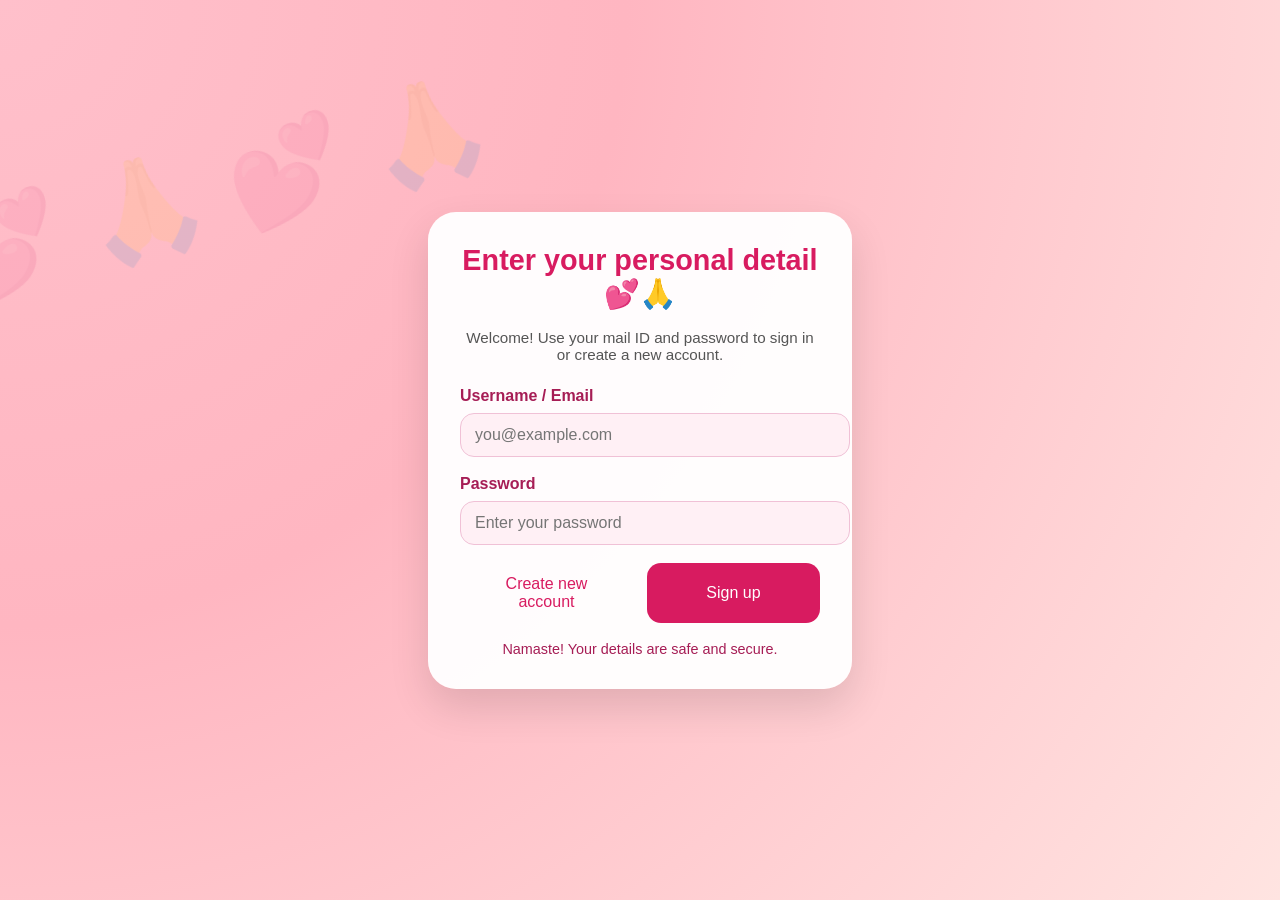
<file: namo.html>
<!DOCTYPE html>
<html lang="en">
<head>
  <meta charset="UTF-8" />
  <title>Login Page</title>
  <style>
    body {
      margin: 0;
      min-height: 100vh;
      font-family: "Segoe UI", Tahoma, Geneva, Verdana, sans-serif;
      background: radial-gradient(circle at top left, #ffc0cb 0%, #ffb6c1 40%, #ffe4e1 100%);
      display: flex;
      align-items: center;
      justify-content: center;
      overflow: hidden;
    }

    body::before {
      content: "💕 🙏 💕 🙏";
      position: absolute;
      top: 15%;
      left: -5%;
      font-size: 6rem;
      opacity: 0.12;
      transform: rotate(-15deg);
      white-space: nowrap;
    }

    .card {
      position: relative;
      width: 360px;
      padding: 32px;
      background: rgba(255, 255, 255, 0.96);
      border-radius: 28px;
      box-shadow: 0 18px 40px rgba(0, 0, 0, 0.12);
    }

    .card h1 {
      margin: 0 0 18px;
      font-size: 1.8rem;
      color: #d81b60;
      text-align: center;
    }

    .card p {
      margin: 0 0 24px;
      text-align: center;
      color: #555;
      font-size: 0.95rem;
    }

    label {
      display: block;
      margin-bottom: 8px;
      font-weight: 600;
      color: #a61d55;
    }

    input {
      width: 100%;
      padding: 12px 14px;
      margin-bottom: 18px;
      border-radius: 14px;
      border: 1px solid #f0c1d6;
      background: #fff0f5;
      font-size: 1rem;
    }

    .actions {
      display: flex;
      gap: 14px;
      flex-wrap: wrap;
      justify-content: space-between;
    }

    .actions button {
      flex: 1;
      min-width: 140px;
      padding: 12px 16px;
      border: none;
      border-radius: 14px;
      font-size: 1rem;
      cursor: pointer;
    }

    .create {
      background: transparent;
      color: #d81b60;
      border: 2px solid #d81b60;
    }

    .signup {
      background: #d81b60;
      color: white;
    }

    .note {
      margin-top: 18px;
      text-align: center;
      color: #a61d55;
      font-size: 0.9rem;
    }
  </style>
</head>
<body>
  <div class="card">
    <h1>Enter your personal detail 💕🙏</h1>
    <p>Welcome! Use your mail ID and password to sign in or create a new account.</p>
    <form>
      <label for="email">Username / Email</label>
      <input type="email" id="email" name="email" placeholder="you@example.com" required />

      <label for="password">Password</label>
      <input type="password" id="password" name="password" placeholder="Enter your password" required />

      <div class="actions">
        <button type="button" class="create">Create new account</button>
        <button type="submit" class="signup">Sign up</button>
      </div>
    </form>
    <div class="note">Namaste! Your details are safe and secure.</div>
  </div>
</body>
</html>
</file>
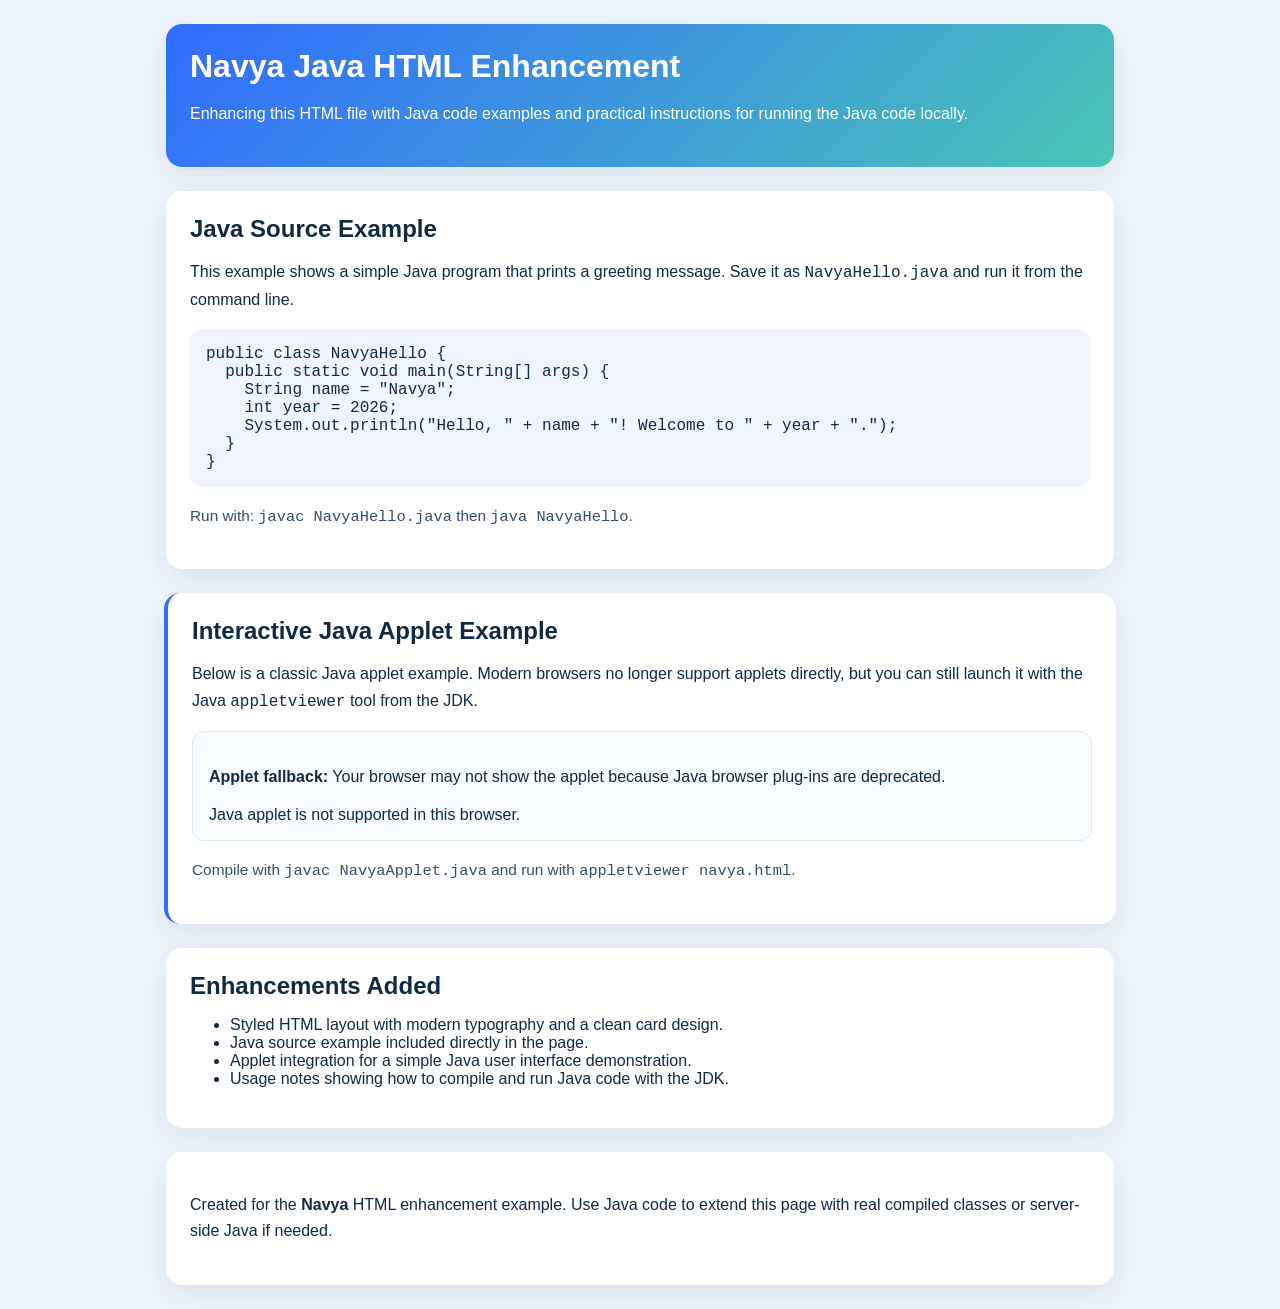
<file: navya.html>
<!DOCTYPE html>
<html lang="en">
<head>
  <meta charset="UTF-8">
  <meta name="viewport" content="width=device-width, initial-scale=1.0">
  <title>Navya Java Enhancement</title>
  <style>
    body { margin: 0; padding: 0; font-family: 'Segoe UI', Arial, sans-serif; background: #eef4fb; color: #102a43; }
    header, section, footer { max-width: 900px; margin: 24px auto; padding: 24px; background: #ffffff; border-radius: 16px; box-shadow: 0 12px 28px rgba(16, 42, 67, 0.08); }
    header { background: linear-gradient(135deg, #316bff, #49c5b6); color: #ffffff; }
    h1, h2, h3 { margin: 0 0 12px; }
    p { line-height: 1.65; }
    pre { background: #f0f5ff; padding: 16px; border-radius: 12px; overflow-x: auto; }
    code { font-family: Consolas, 'Courier New', monospace; }
    .card { border-left: 4px solid #316bff; }
    .note { color: #334e68; font-size: 0.96rem; }
    a { color: #316bff; text-decoration: none; }
    a:hover { text-decoration: underline; }
  </style>
</head>
<body>
  <header>
    <h1>Navya Java HTML Enhancement</h1>
    <p>Enhancing this HTML file with Java code examples and practical instructions for running the Java code locally.</p>
  </header>

  <section>
    <h2>Java Source Example</h2>
    <p>This example shows a simple Java program that prints a greeting message. Save it as <code>NavyaHello.java</code> and run it from the command line.</p>
    <pre><code>public class NavyaHello {
  public static void main(String[] args) {
    String name = "Navya";
    int year = 2026;
    System.out.println("Hello, " + name + "! Welcome to " + year + ".");
  }
}
</code></pre>
    <p class="note">Run with: <code>javac NavyaHello.java</code> then <code>java NavyaHello</code>.</p>
  </section>

  <section class="card">
    <h2>Interactive Java Applet Example</h2>
    <p>Below is a classic Java applet example. Modern browsers no longer support applets directly, but you can still launch it with the Java <code>appletviewer</code> tool from the JDK.</p>
    <div style="padding: 16px; background: #f8fbff; border-radius: 12px; border: 1px solid #dbe8ff; margin-bottom: 16px;">
      <p><strong>Applet fallback:</strong> Your browser may not show the applet because Java browser plug-ins are deprecated.</p>
      <applet code="NavyaApplet.class" width="520" height="120">Java applet is not supported in this browser.</applet>
    </div>
    <p class="note">Compile with <code>javac NavyaApplet.java</code> and run with <code>appletviewer navya.html</code>.</p>
  </section>

  <section>
    <h2>Enhancements Added</h2>
    <ul>
      <li>Styled HTML layout with modern typography and a clean card design.</li>
      <li>Java source example included directly in the page.</li>
      <li>Applet integration for a simple Java user interface demonstration.</li>
      <li>Usage notes showing how to compile and run Java code with the JDK.</li>
    </ul>
  </section>

  <footer>
    <p>Created for the <strong>Navya</strong> HTML enhancement example. Use Java code to extend this page with real compiled classes or server-side Java if needed.</p>
  </footer>
</body>
</html>
</file>
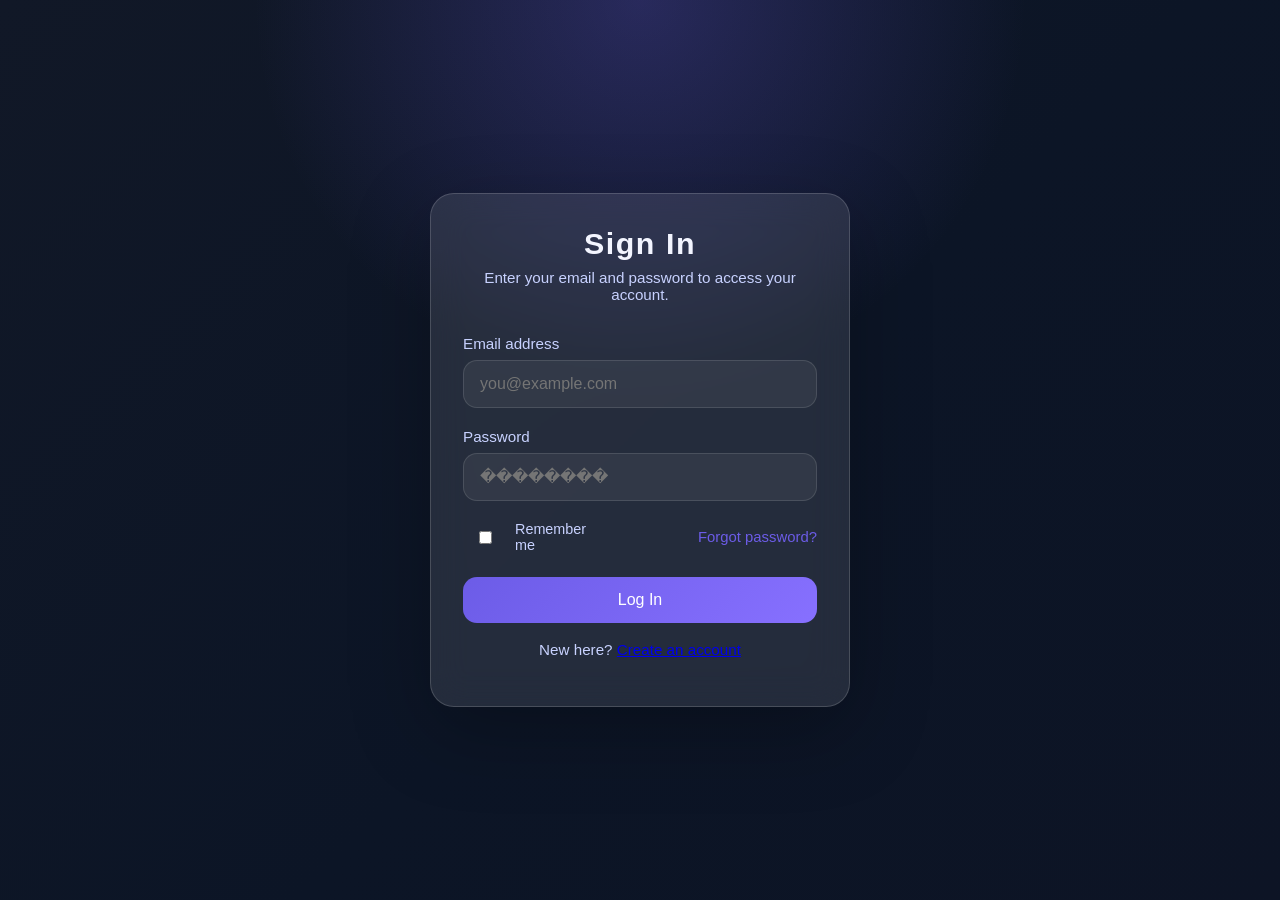
<file: sravani.html>
<!DOCTYPE html>
<html lang="en">
<head>
  <meta charset="UTF-8" />
  <meta name="viewport" content="width=device-width, initial-scale=1.0" />
  <title>Login Page</title>
  <style>
    :root {
      --bg: #0b1220;
      --card: rgba(255, 255, 255, 0.1);
      --card-border: rgba(255, 255, 255, 0.16);
      --text: #f3f5ff;
      --muted: #c8d2ff;
      --accent: #6c5ce7;
      --accent-strong: #8c7bff;
      --danger: #ff6b6b;
    }

    * {
      box-sizing: border-box;
    }

    body {
      margin: 0;
      min-height: 100vh;
      font-family: 'Segoe UI', Tahoma, Geneva, Verdana, sans-serif;
      background: radial-gradient(circle at top, rgba(108, 92, 231, 0.28), transparent 35%),
        linear-gradient(135deg, #111827, #0c1526 55%, #0d1425 100%);
      color: var(--text);
      display: grid;
      place-items: center;
      padding: 24px;
    }

    .login-card {
      width: min(420px, 100%);
      padding: 32px;
      border: 1px solid var(--card-border);
      background: var(--card);
      border-radius: 24px;
      backdrop-filter: blur(18px);
      box-shadow: 0 24px 80px rgba(0, 0, 0, 0.25);
    }

    .brand {
      text-align: center;
      margin-bottom: 32px;
    }

    .brand h1 {
      margin: 0;
      font-size: 1.9rem;
      letter-spacing: 0.05em;
    }

    .brand p {
      margin: 8px 0 0;
      color: var(--muted);
      font-size: 0.95rem;
    }

    .form-group {
      margin-bottom: 20px;
      position: relative;
    }

    label {
      display: block;
      font-size: 0.95rem;
      margin-bottom: 8px;
      color: var(--muted);
    }

    input {
      width: 100%;
      padding: 14px 16px;
      border-radius: 14px;
      border: 1px solid rgba(255, 255, 255, 0.12);
      background: rgba(255, 255, 255, 0.06);
      color: var(--text);
      font-size: 1rem;
      outline: none;
      transition: border-color 180ms ease, background-color 180ms ease;
    }

    input:focus {
      border-color: var(--accent-strong);
      background: rgba(255, 255, 255, 0.1);
    }

    .actions {
      display: flex;
      align-items: center;
      justify-content: space-between;
      gap: 12px;
      margin-bottom: 24px;
      flex-wrap: wrap;
    }

    .actions label {
      margin: 0;
      font-size: 0.9rem;
      display: flex;
      align-items: center;
      gap: 8px;
    }

    .actions a {
      color: var(--accent);
      text-decoration: none;
      font-size: 0.93rem;
    }

    .actions a:hover {
      text-decoration: underline;
    }

    .login-button {
      width: 100%;
      padding: 14px 18px;
      border: none;
      border-radius: 14px;
      background: linear-gradient(135deg, var(--accent), #8770ff);
      color: white;
      font-size: 1rem;
      cursor: pointer;
      transition: transform 160ms ease, box-shadow 160ms ease;
    }

    .login-button:hover {
      transform: translateY(-1px);
      box-shadow: 0 14px 30px rgba(108, 92, 231, 0.32);
    }

    .notice {
      margin-top: 18px;
      color: var(--muted);
      font-size: 0.95rem;
      text-align: center;
    }

    .error {
      color: var(--danger);
      font-size: 0.92rem;
      margin-top: 8px;
      display: none;
    }

    @media (max-width: 420px) {
      .login-card {
        padding: 24px;
      }
    }
  </style>
</head>
<body>
  <main class="login-card" aria-label="Login form">
    <div class="brand">
      <h1>Sign In</h1>
      <p>Enter your email and password to access your account.</p>
    </div>

    <form id="loginForm" novalidate>
      <div class="form-group">
        <label for="email">Email address</label>
        <input id="email" type="email" name="email" placeholder="you@example.com" required />
      </div>

      <div class="form-group">
        <label for="password">Password</label>
        <input id="password" type="password" name="password" placeholder="��������" required minlength="6" />
      </div>

      <div class="actions">
        <label>
          <input type="checkbox" id="remember" name="remember" />
          Remember me
        </label>
        <a href="#">Forgot password?</a>
      </div>

      <button type="submit" class="login-button">Log In</button>
      <p class="error" id="errorText">Please enter a valid email and password.</p>
      <p class="notice">New here? <a href="#">Create an account</a></p>
    </form>
  </main>

  <script>
    const form = document.querySelector('#loginForm');
    const email = document.querySelector('#email');
    const password = document.querySelector('#password');
    const errorText = document.querySelector('#errorText');

    form.addEventListener('submit', event => {
      event.preventDefault();
      errorText.style.display = 'none';

      const emailValue = email.value.trim();
      const passwordValue = password.value.trim();

      if (!emailValue || !passwordValue || passwordValue.length < 6) {
        errorText.textContent = 'Please enter a valid email and password with at least 6 characters.';
        errorText.style.display = 'block';
        return;
      }

      alert('Login submitted successfully!');
      form.reset();
    });
  </script>
</body>
</html>
</file>
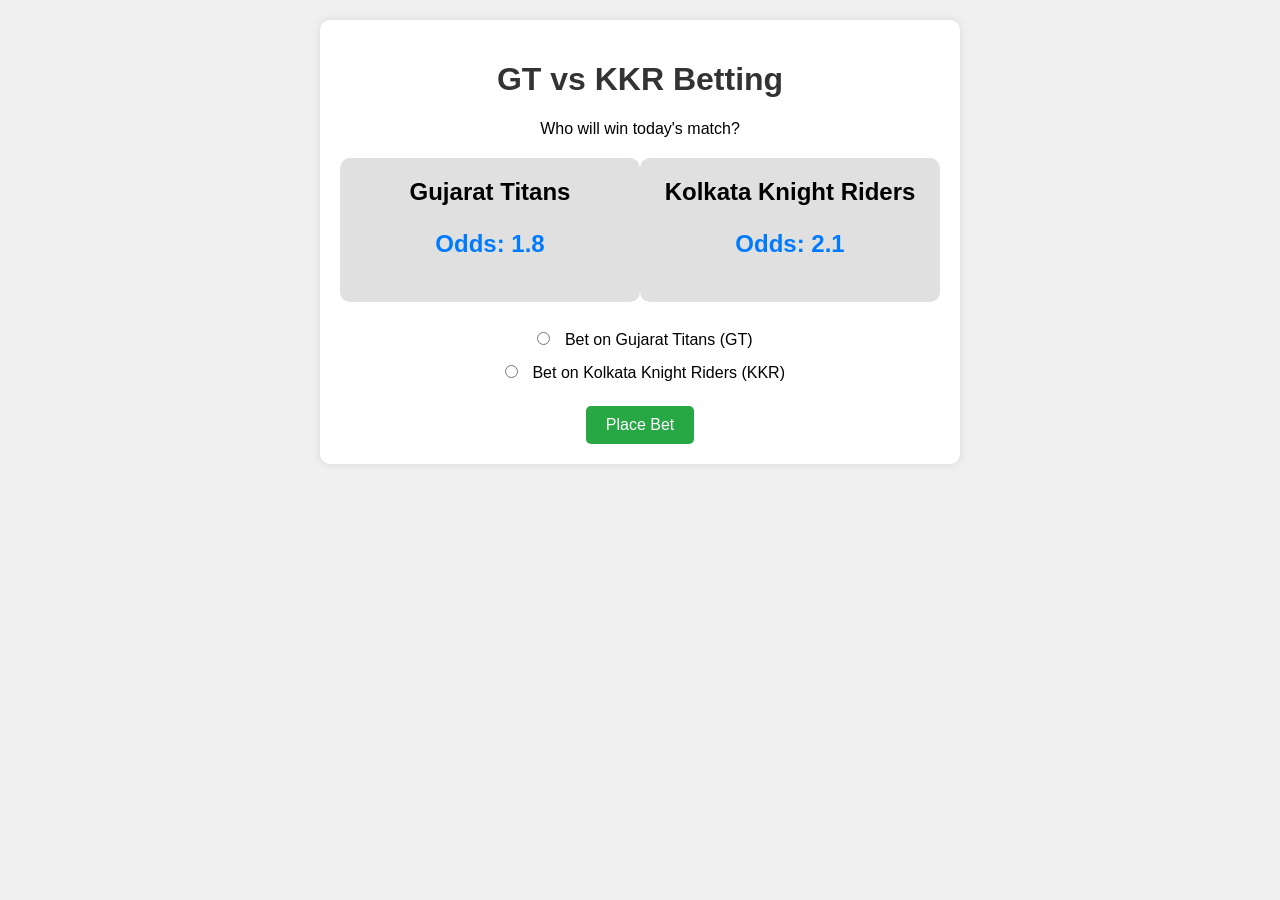
<file: vansh.html>
<!DOCTYPE html>
<html lang="en">
<head>
    <meta charset="UTF-8">
    <meta name="viewport" content="width=device-width, initial-scale=1.0">
    <title>GT vs KKR Betting Website</title>
    <style>
        body {
            font-family: Arial, sans-serif;
            background-color: #f0f0f0;
            margin: 0;
            padding: 20px;
            text-align: center;
        }
        .container {
            max-width: 600px;
            margin: 0 auto;
            background-color: white;
            padding: 20px;
            border-radius: 10px;
            box-shadow: 0 0 10px rgba(0,0,0,0.1);
        }
        h1 {
            color: #333;
        }
        .teams {
            display: flex;
            justify-content: space-around;
            margin: 20px 0;
        }
        .team {
            background-color: #e0e0e0;
            padding: 20px;
            border-radius: 10px;
            width: 45%;
        }
        .team h2 {
            margin-top: 0;
        }
        .odds {
            font-size: 24px;
            font-weight: bold;
            color: #007bff;
        }
        .bet-form {
            margin-top: 20px;
        }
        .bet-form input[type="radio"] {
            margin: 10px;
        }
        .bet-form button {
            background-color: #28a745;
            color: white;
            padding: 10px 20px;
            border: none;
            border-radius: 5px;
            cursor: pointer;
            font-size: 16px;
        }
        .bet-form button:hover {
            background-color: #218838;
        }
        .result {
            margin-top: 20px;
            padding: 10px;
            border-radius: 5px;
            display: none;
        }
        .success {
            background-color: #d4edda;
            color: #155724;
        }
        .error {
            background-color: #f8d7da;
            color: #721c24;
        }
    </style>
</head>
<body>
    <div class="container">
        <h1>GT vs KKR Betting</h1>
        <p>Who will win today's match?</p>
        
        <div class="teams">
            <div class="team">
                <h2>Gujarat Titans</h2>
                <p class="odds">Odds: 1.8</p>
            </div>
            <div class="team">
                <h2>Kolkata Knight Riders</h2>
                <p class="odds">Odds: 2.1</p>
            </div>
        </div>
        
        <form class="bet-form" id="betForm">
            <label>
                <input type="radio" name="winner" value="GT" required>
                Bet on Gujarat Titans (GT)
            </label><br>
            <label>
                <input type="radio" name="winner" value="KKR" required>
                Bet on Kolkata Knight Riders (KKR)
            </label><br><br>
            <button type="submit">Place Bet</button>
        </form>
        
        <div class="result" id="result"></div>
    </div>

    <script>
        document.getElementById('betForm').addEventListener('submit', function(e) {
            e.preventDefault();
            const selected = document.querySelector('input[name="winner"]:checked');
            const resultDiv = document.getElementById('result');
            
            if (selected) {
                resultDiv.textContent = `You have placed a bet on ${selected.value === 'GT' ? 'Gujarat Titans (GT)' : 'Kolkata Knight Riders (KKR)'}. Good luck!`;
                resultDiv.className = 'result success';
                resultDiv.style.display = 'block';
            } else {
                resultDiv.textContent = 'Please select a team to bet on.';
                resultDiv.className = 'result error';
                resultDiv.style.display = 'block';
            }
        });
    </script>
</body>
</html>
</file>
<file: static/style.css>
* {
    box-sizing: border-box;
    margin: 0;
    padding: 0;
}

body {
    font-family: 'Segoe UI', Tahoma, Geneva, Verdana, sans-serif;
    color: #1a2930;
    background: #f3f7fb;
    line-height: 1.6;
}

.navbar {
    display: flex;
    align-items: center;
    justify-content: space-between;
    padding: 20px 40px;
    background: #00539c;
    color: white;
}

.logo {
    display: flex;
    align-items: center;
    gap: 12px;
    font-size: 1.4rem;
    letter-spacing: 1px;
    font-weight: 700;
}

.circle {
    width: 38px;
    height: 38px;
    border-radius: 50%;
    background: white;
    border: 4px solid #00539c;
}

.nav-links a,
.login-btn {
    color: white;
    text-decoration: none;
    margin-left: 24px;
    font-weight: 500;
}

.nav-links a:hover,
.login-btn:hover {
    opacity: 0.9;
}

.button {
    display: inline-block;
    padding: 12px 24px;
    border-radius: 50px;
    text-decoration: none;
    font-weight: 600;
}

.button.primary {
    background: #ffb703;
    color: #1a2930;
}

.button.secondary {
    background: rgba(255, 255, 255, 0.2);
    color: white;
    border: 1px solid rgba(255, 255, 255, 0.35);
}

.hero {
    display: grid;
    grid-template-columns: 1.4fr 1fr;
    gap: 40px;
    align-items: center;
    padding: 80px 40px;
}

.hero-content h1 {
    font-size: 3rem;
    margin-bottom: 24px;
}

.hero-content p {
    max-width: 620px;
    margin-bottom: 32px;
    font-size: 1.05rem;
    color: #344b58;
}

.hero-actions {
    display: flex;
    gap: 16px;
}

.hero-image {
    display: flex;
    justify-content: center;
}

.card {
    width: 100%;
    background: white;
    border-radius: 28px;
    box-shadow: 0 18px 50px rgba(15, 44, 70, 0.12);
    padding: 36px;
}

.card h2 {
    font-size: 1.6rem;
    margin-bottom: 16px;
}

.card p {
    color: #4c5c69;
    margin-bottom: 20px;
}

.card ul {
    list-style: none;
}

.card ul li {
    margin-bottom: 12px;
    padding-left: 16px;
    position: relative;
}

.card ul li::before {
    content: '•';
    position: absolute;
    left: 0;
    color: #00539c;
    font-weight: 700;
}

.features {
    padding: 60px 40px;
}

.features h2 {
    text-align: center;
    margin-bottom: 40px;
    font-size: 2rem;
}

.feature-grid {
    display: grid;
    grid-template-columns: repeat(4, minmax(0, 1fr));
    gap: 24px;
}

.feature-grid article {
    background: white;
    border-radius: 20px;
    padding: 28px;
    box-shadow: 0 14px 35px rgba(15, 44, 70, 0.08);
}

.feature-grid h3 {
    margin-bottom: 14px;
    color: #00539c;
}

.feature-grid p {
    color: #4c5c69;
}

footer {
    padding: 24px 40px;
    text-align: center;
    color: #52626f;
    background: #e7eef7;
}

@media (max-width: 980px) {
    .hero {
        grid-template-columns: 1fr;
        padding: 60px 24px;
    }

    .feature-grid {
        grid-template-columns: repeat(2, minmax(0, 1fr));
    }
}

@media (max-width: 680px) {
    .navbar {
        flex-wrap: wrap;
        gap: 16px;
    }

    .nav-links {
        display: flex;
        flex-wrap: wrap;
        gap: 16px;
        width: 100%;
    }

    .hero-content h1 {
        font-size: 2.4rem;
    }

    .feature-grid {
        grid-template-columns: 1fr;
    }
}
</file>
